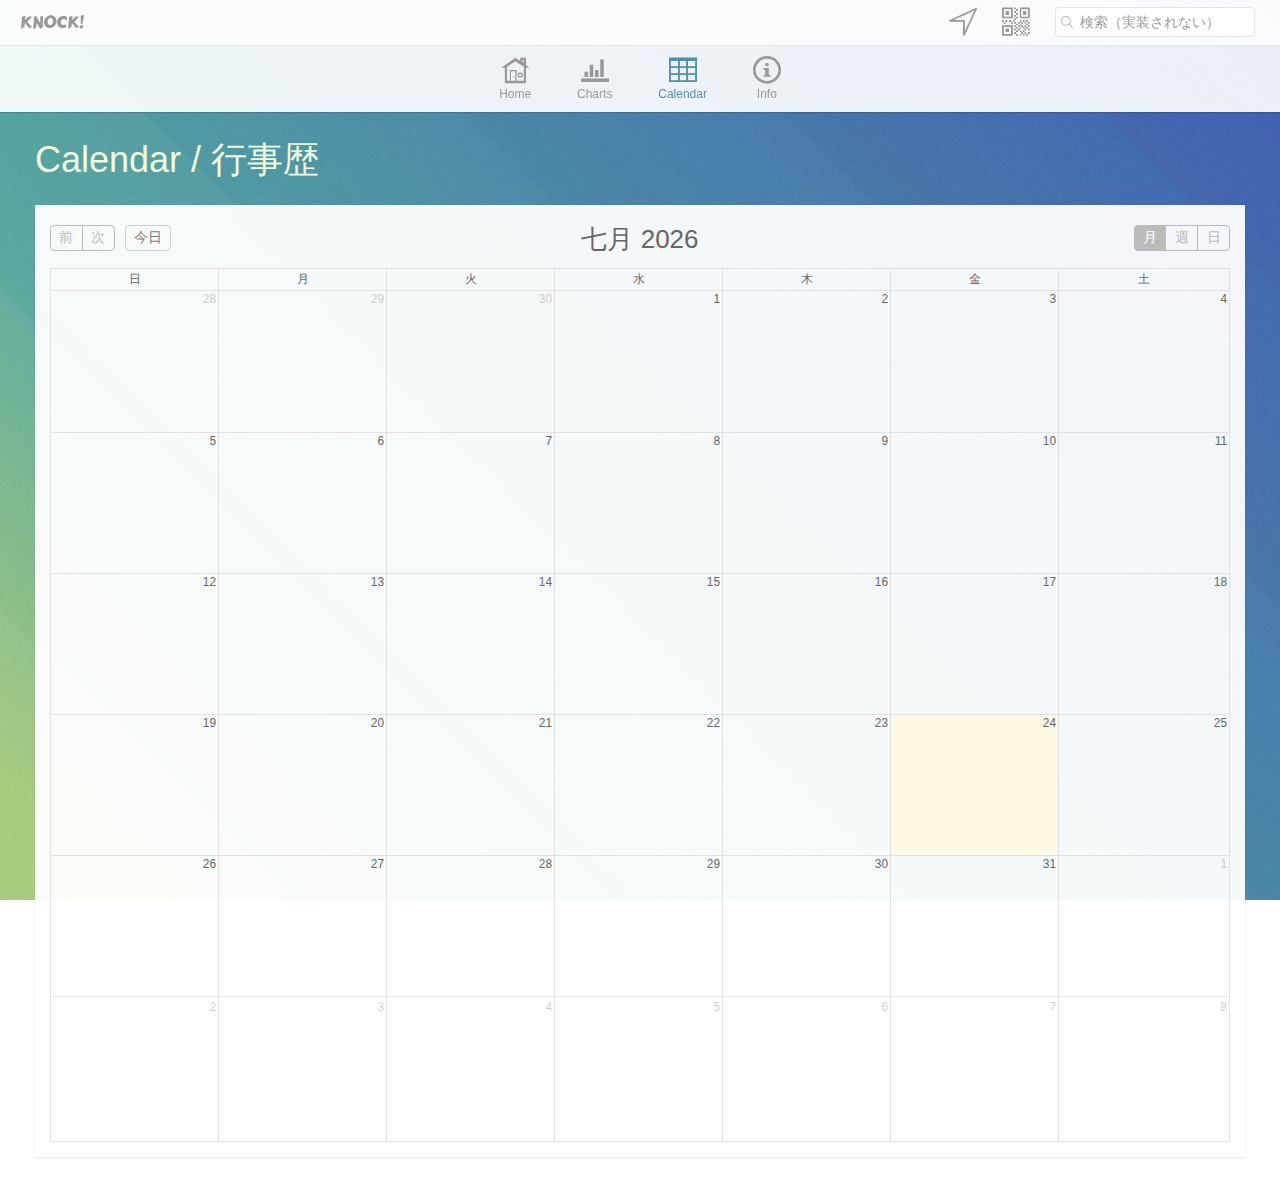
<file: calendar.html>
<!DOCTYPE html>
<html>
<meta http-equiv="content-type" content="text/html;charset=utf-8" />
<meta content="width=device-width, initial-scale=1.0, maximum-scale=1.0, user-scalable=no" name="viewport">

<head>
    <title> knock! - Calendar </title>
    <link href="style/bootstrap.min.css" media="all" rel="stylesheet" />
    <link href="style/knock.css" media="all" rel="stylesheet" />
    <link href="style/knockon.css" media="all" rel="stylesheet" />
    <link href="style/font-co.css" media="all" rel="stylesheet" />
    <link href="style/fullcalendar.css" media="all" rel="stylesheet" />
    <script src="script/jquery.min.js"></script>
    <script src="script/bootstrap.min.js"></script>
    <script src="script/csv.min.js"></script>
    <script src="script/knock.js"></script>
    <script src="script/knock-calendar.js"></script>
    <script src="script/fullcalendar.min.js"></script>
    <script src="script/qrcode.min.js"></script>
</head>

<body class="page-header-fixed bg-main">
    <div class="modal-shiftfix">
        <div class="navbar navbar-fixed-top scroll-hide">
            <div class="container-fluid top-bar">
                <div class="pull-right">
                    <ul class="nav navbar-nav pull-right">
                        <li class="dropdown notifications hidden-xs">
                            <a class="dropdown-toggle" data-toggle="dropdown" href="#">
                                <span aria-hidden="true" class="knockon-compass"></span>
                                <div class="sr-only"> お知らせ </div>
                            </a>
                            <ul class="dropdown-menu">
                                <li><a href="#">
                                    <div class="notifications label label-info"> 5/4 </div>
                                    <p> ver.1905 更新しました。 </p>
                                </a> </li>
                                <li><a href="#">
                                    <div class="notifications label label-info"> 4/19 </div>
                                    <p> ver.1904 完了しました。 </p>
                                </a> </li>
                            </ul>
                        </li>
                        <li class="dropdown qrcode hidden-xs">
                            <a class="dropdown-toggle" data-toggle="dropdown" href="#">
                                <span aria-hidden="true" class="knockon-qrcode"></span>
                                <div class="sr-only"> QRコード </div>
                            </a>
                            <ul class="dropdown-menu">
                                <li><div id="page_qr"> </div>
                                </li>
                            </ul>
                        </li>
                        <li>
                            <form class="navbar-form form-inline col-lg-2 hidden-xs" onsubmit="alert('工事中でございます');return false;"> <input class="form-control" placeholder="検索（実装されない）">
                            </form>
                        </li>
                    </ul>
                </div>
                <button class="navbar-toggle">
                    <span class="icon-bar"></span><span class="icon-bar"></span>
                    <span class="icon-bar"></span>
                </button>
                <a class="logo" href="index.html"><span style="font-family: 'Carter One', Helvetica, Arial, sans-serif;">knock!</span></a>
            </div>

            <div class="container-fluid main-nav clearfix">
                <div class="nav-collapse">
                    <ul class="nav">
                        <li><a href="index.html"><span aria-hidden="true" class="knockon-home"></span>Home</a> </li>
                        <li><a href="charts.html"> <span aria-hidden="true" class="knockon-stats-bars"></span>Charts</a> </li>
                        <li><a class="current" href="calendar.html"> <span aria-hidden="true" class="knockon-table"></span>Calendar</a> </li>
                        <li><a href="info.html"> <span aria-hidden="true" class="knockon-info"></span>Info</a> </li>
                    </ul>
                </div>
            </div>
        </div>
        <div class="container-fluid main-content">
            <div class="page-title">
                <h1> Calendar / 行事歴 </h1>
            </div>
            <div class="row">
                <div class="col-md-12">
                    <div class="widget-container fluid-height clearfix">
                        <div class="widget-content padded">
                            <div id="calendar"></div>
                            <a id="showDetail" class="btn btn-primary btn" data-toggle="modal" href="#eventDetail" style="display: none;"> </a>
                        </div>
                    </div>
                </div>
            </div>
            <div class="modal fade" id="eventDetail">
                <div class="modal-dialog">
                    <div class="modal-content">
                        <div class="modal-header"> <button aria-hidden="true" class="close" data-dismiss="modal"
                                type="button">&times;</button>
                            <h4 class="modal-title" id="evtModalTitle"> </h4>
                        </div>
                        <div class="modal-body">
                            <h1 id="evtTitle"> </h1> <p id="evtType" style="margin-top: -10px;"> </p>
                            <p id="evtDetail"> </p>
                            <p> <i class="knockon-mapmarker"> </i> <span id="evtPlace"> </span> </p>
                            <p> <i class="knockon-clock"> </i> <span id="evtTime"> </span> </p>
                        </div>
                        <div class="modal-footer">
                            <button class="btn btn-default-outline" data-dismiss="modal" type="button">わかった</button>
                        </div>
                    </div>
                </div>
            </div>
        </div>
    </div>
</body>

</html>
</file>
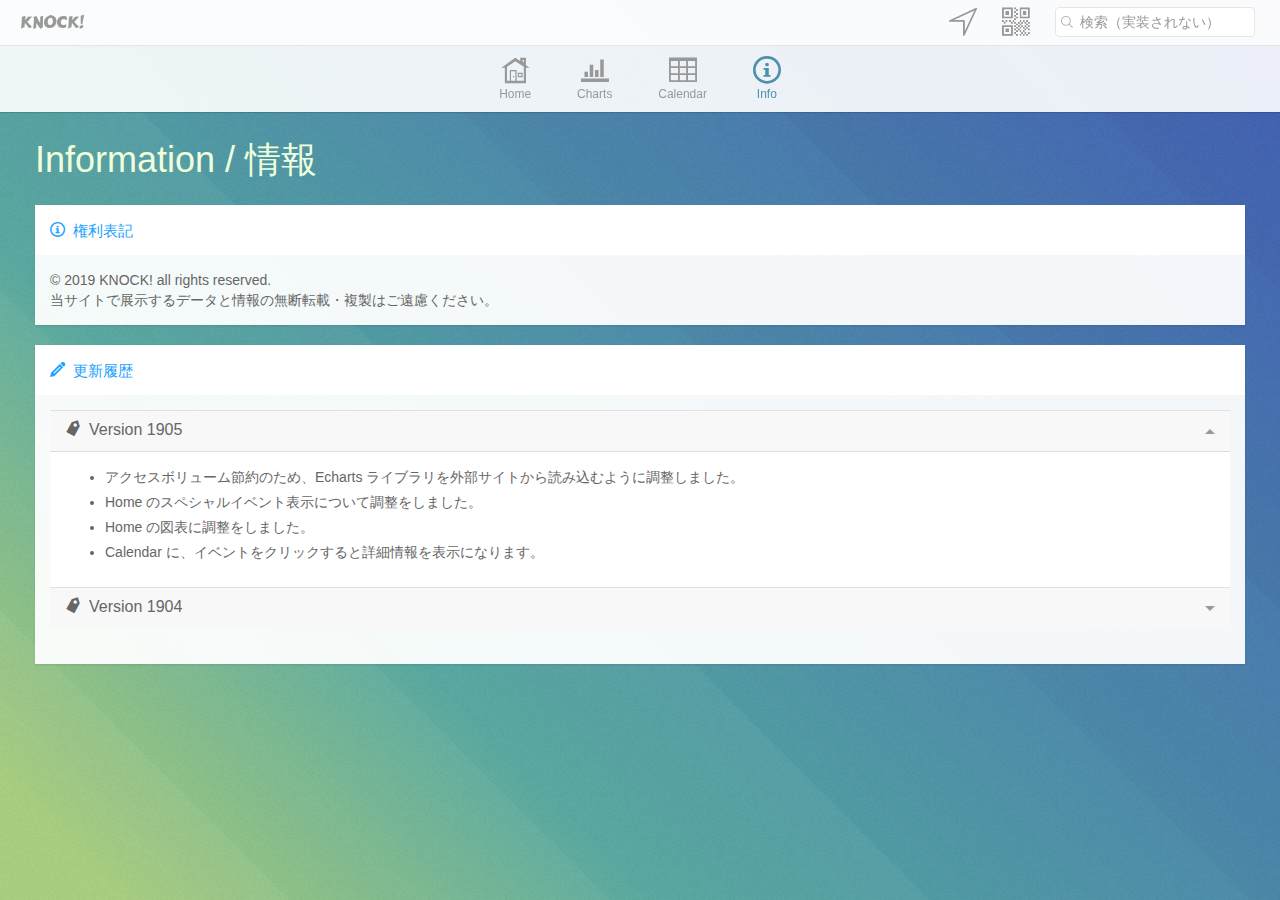
<file: info.html>
<!DOCTYPE html>
<html>
<meta http-equiv="content-type" content="text/html;charset=utf-8" />
<meta content="width=device-width, initial-scale=1.0, maximum-scale=1.0, user-scalable=no" name="viewport">

<head>
    <title> knock! - Information </title>
    <link href="style/bootstrap.min.css" media="all" rel="stylesheet" />
    <link href="style/knock.css" media="all" rel="stylesheet" />
    <link href="style/knockon.css" media="all" rel="stylesheet" />
    <link href="style/font-co.css" media="all" rel="stylesheet" />
    <script src="script/jquery.min.js"></script>
    <script src="script/bootstrap.min.js"></script>
    <script src="script/knock.js"></script>
    <script src="script/knock-info.js"></script>
    <script src="script/qrcode.min.js"></script>
</head>

<body class="page-header-fixed bg-main">
    <div class="modal-shiftfix">
        <div class="navbar navbar-fixed-top scroll-hide">
            <div class="container-fluid top-bar">
                <div class="pull-right">
                    <ul class="nav navbar-nav pull-right">
                        <li class="dropdown notifications hidden-xs">
                            <a class="dropdown-toggle" data-toggle="dropdown" href="#">
                                <span aria-hidden="true" class="knockon-compass"></span>
                                <div class="sr-only"> お知らせ </div>
                            </a>
                            <ul class="dropdown-menu">
                                <li><a href="#">
                                    <div class="notifications label label-info"> 5/4 </div>
                                    <p> ver.1905 更新しました。 </p>
                                </a> </li>
                                <li><a href="#">
                                        <div class="notifications label label-info"> 4/19 </div>
                                        <p> ver.1904 完了しました。 </p>
                                    </a> </li>
                            </ul>
                        </li>
                        <li class="dropdown qrcode hidden-xs">
                            <a class="dropdown-toggle" data-toggle="dropdown" href="#">
                                <span aria-hidden="true" class="knockon-qrcode"></span>
                                <div class="sr-only"> QRコード </div>
                            </a>
                            <ul class="dropdown-menu">
                                <li><div id="page_qr"> </div>
                                </li>
                            </ul>
                        </li>
                        <li>
                            <form class="navbar-form form-inline col-lg-2 hidden-xs" onsubmit="alert('工事中でございます');return false;"> <input class="form-control" placeholder="検索（実装されない）">
                            </form>
                        </li>
                    </ul>
                </div>
                <button class="navbar-toggle">
                    <span class="icon-bar"></span><span class="icon-bar"></span>
                    <span class="icon-bar"></span>
                </button>
                <a class="logo" href="index.html"><span style="font-family: 'Carter One', Helvetica, Arial, sans-serif;">knock!</span></a>
            </div>

            <div class="container-fluid main-nav clearfix">
                <div class="nav-collapse">
                    <ul class="nav">
                        <li><a href="index.html"><span aria-hidden="true" class="knockon-home"></span>Home</a> </li>
                        <li><a href="charts.html"> <span aria-hidden="true" class="knockon-stats-bars"></span>Charts</a> </li>
                        <li><a href="calendar.html"> <span aria-hidden="true" class="knockon-table"></span>Calendar</a> </li>
                        <li><a class="current" href="info.html"> <span aria-hidden="true" class="knockon-info"></span>Info</a> </li>
                    </ul>
                </div>
            </div>
        </div>
        <div class="container-fluid main-content">
            <div class="page-title">
                <h1> Information / 情報 </h1>
            </div>
            <div class="row">
                <div class="col-md-12">
                    <div class="widget-container slim">
                        <div class="heading">
                            <i class="knockon-info"> </i> 権利表記
                        </div>
                        <div class="widget-content padded">
                            <div>&copy; 2019 KNOCK! all rights reserved.</div>
                            <div>当サイトで展示するデータと情報の無断転載・複製はご遠慮ください。</div>
                        </div>
                    </div>
                </div>
            </div>
            <div class="row">
                <div class="col-md-12">
                    <div class="widget-container slim">
                        <div class="heading">
                            <i class="knockon-pencil"> </i> 更新履歴
                        </div>
                        <div class="widget-content padded">
                            <div class="panel-group" id="accordion">
                                <div class="panel">
                                    <div class="panel-heading">
                                        <div class="panel-title">
                                            <a class="accordion-toggle" data-parent="#accordion" data-toggle="collapse" href="#ver1905">
                                                <div class="caret pull-right"></div>
                                                <i class="knockon-tag"> </i>
                                                Version 1905
                                            </a>
                                        </div>
                                    </div>
                                    <div class="panel-collapse collapse in" id="ver1905">
                                        <div class="panel-body">
                                            <ul>
                                                <li>アクセスボリューム節約のため、Echarts ライブラリを外部サイトから読み込むように調整しました。</li>
                                                <li>Home のスペシャルイベント表示について調整をしました。</li>
                                                <li>Home の図表に調整をしました。</li>
                                                <li>Calendar に、イベントをクリックすると詳細情報を表示になります。</li>
                                            </ul>
                                        </div>
                                    </div>
                                </div>
                                <div class="panel">
                                    <div class="panel-heading">
                                        <div class="panel-title">
                                            <a class="accordion-toggle collapsed" data-parent="#accordion" data-toggle="collapse" href="#ver1904">
                                                <div class="caret pull-right"></div>
                                                <i class="knockon-tag"> </i>
                                                Version 1904
                                            </a>
                                        </div>
                                    </div>
                                    <div class="panel-collapse collapse" id="ver1904">
                                        <div class="panel-body">
                                            初公開です。
                                        </div>
                                    </div>
                                </div>
                            </div>
                        </div>
                    </div>
                </div>
            </div>
        </div>
    </div>
</body>

</html>
</file>
<file: style/knock.css>
@charset "UTF-8";.inline{display:inline-block;*display:inline;zoom:1}*{outline:0!important}html,body{width:100%}html{height:100%}body{font-family:-apple-system,BlinkMacSystemFont,"Helvetica Neue","Segoe UI","Hiragino","Meiryo","Microsoft YaHei",Arial,sans-serif!important;color:#666;min-height:100%}body.page-header-fixed{padding-top:140px}body.layout-boxed .container-fluid.main-content{max-width:1200px;margin:0 auto}body.bg-main{background:rgba(0,0,0,0);background-image:url(../image/overlay2.png),url(../image/overlay3.svg),linear-gradient(45deg,#9dc66b 5%,#4fa49a 30%,#4361c2);background-position:top left,center center,center center;background-size:auto,cover,cover;background-attachment:fixed;position:relative}.main-content{padding-bottom:20px}h1,h2,h3,h4,h5,h6,.h1,.h2,.h3,.h4,.h5,.h6{font-family:-apple-system,BlinkMacSystemFont,"Helvetica Neue","Segoe UI","Hiragino",Helvetica,Arial,sans-serif;margin:0 0 15px;font-weight:300}h3{line-height:1.4em}p.lead{font-weight:300}strong{font-weight:700}a{color:#007aff}a:hover{color:#666;text-decoration:none}ul.no-style{list-style:none;padding:0;margin-left:0}li{margin-bottom:5px}blockquote{margin-bottom:30px}blockquote p{margin-bottom:10px}blockquote.pull-right{text-align:right}dl{margin:0 0 20px}dl dd{margin-bottom:15px}::-moz-selection{background:#007a0f;color:white;text-shadow:none}::selection{background:#5090ab;color:white;text-shadow:none}::-webkit-scrollbar{width:8px}::-webkit-scrollbar-thumb{background:#bbb;background:rgba(0,0,0,0.15);border-radius:5px}::-webkit-scrollbar-track{background:#ddd;background:rgba(0,0,0,0.05)}.bg-primary,.bg-success,.bg-info,.bg-warning,.bg-danger,.bg-muted{color:white}.bg-primary{background-color:#007aff}.bg-success{background-color:#60c560}.bg-info{background-color:#5bc0de}.bg-warning{background-color:#f0ad4e}.bg-danger{background-color:#d9534f}.bg-muted{background-color:#bbb}.bg-white{background-color:white}.no-boxshadow .navbar{border-bottom:1px solid #ddd}.navbar{background:white;background:rgba(255,255,255,0.9);box-shadow:0 1px 1px rgba(0,0,0,0.15);padding:0;min-height:45px;height:112px;width:100%;border:0;margin-bottom:28px;-webkit-transition:all .3s;-moz-transition:all .3s;transition:all .3s}.navbar .nav .open>a,.navbar .nav .open>a:hover,.navbar .nav .open>a:focus{background-color:transparent!important}.navbar .container-fluid.top-bar{height:46px;border-bottom:1px solid #e6e6e6;padding:0 10px 0 20px;width:100%;float:left;background:rgba(255,255,255,0.72)}.navbar .container-fluid.top-bar .navbar-toggle{position:absolute;top:6px;left:10px;width:48px;height:32px;padding:8px 12px;margin:0;background-color:transparent;border:1px solid #ddd;border-radius:4px}.navbar .container-fluid.top-bar .navbar-toggle .icon-bar{background-color:#c6c6c6;width:22px;height:2px;display:block;margin-bottom:4px}.navbar .container-fluid.top-bar .logo{float:left;margin:10px 15px 0 0;color:#999;font-size:17px;font-family:'Carter One',Arial,Helvetica,sans-serif;text-transform:uppercase}.navbar .container-fluid.top-bar form{margin-top:6px}.navbar .container-fluid.top-bar form .form-control{height:30px;border-color:#e6e6e6;box-shadow:none;background:#fff url("../image/icon-search.png") no-repeat center left;padding-left:24px;margin-top:1px;width:200px}@media(min--moz-device-pixel-ratio:1.3),(-o-min-device-pixel-ratio:2.6 / 2),(-webkit-min-device-pixel-ratio:1.3),(min-device-pixel-ratio:1.3),(min-resolution:1.3dppx){.navbar .container-fluid.top-bar form .form-control{background-image:url("../image/icon-search%402x.png");background-size:18px 12px}}.navbar .container-fluid.top-bar form .form-control:focus{border-color:#476daf}.navbar .container-fluid.top-bar .nav{height:100%;position:relative;z-index:100}.navbar .container-fluid.top-bar .nav>li{height:100%;margin-right:5px;float:left}.navbar .container-fluid.top-bar .nav>li>a{display:block;height:45px;line-height:25px;padding:8px 10px 9px;position:relative;-webkit-transition:all .3s;-moz-transition:all .3s;transition:all .3s}.navbar .container-fluid.top-bar .nav>li>a:hover{background:#f8f8f8;background:rgba(0,0,0,0.04)}.navbar .container-fluid.top-bar .nav>li>a>span{display:block;width:28px;height:28px;font-size:28px;color:#999}.navbar .container-fluid.top-bar .nav>li>a p.counter{position:absolute;top:5px;left:0;height:18px;min-width:18px;padding:0 5px;border-radius:9px;background:#e62828;text-align:center;line-height:17px;color:white;font-size:11px}.navbar .container-fluid.top-bar .nav>li.open>a,.navbar .container-fluid.top-bar .nav>li.active>a,.navbar .container-fluid.top-bar .nav>li.open.active>a{background-color:#eee}.navbar .container-fluid.top-bar .nav>li.open>a span,.navbar .container-fluid.top-bar .nav>li.active>a span,.navbar .container-fluid.top-bar .nav>li.open.active>a span{color:#476daf}
.navbar .container-fluid.top-bar .nav>li.settings .settings-link span{width:20px;height:20px;display:inline-block;vertical-align:middle;border-radius:50%;margin-right:12px}.navbar .container-fluid.top-bar .nav>li.settings .settings-link.blue span{background:#476daf}.navbar .container-fluid.top-bar .nav>li.user{width:auto;margin-left:5px;margin-right:0}.navbar .container-fluid.top-bar .nav>li.user>a{padding:5px 10px 6px;color:#999}.navbar .container-fluid.top-bar .nav>li.user img{border-radius:50%;margin-right:8px}.navbar .container-fluid.top-bar .nav>li.user .caret{vertical-align:middle;margin:-2px 0 0 8px;border-top-color:#999}.navbar .container-fluid.main-nav{height:66px;float:left;width:100%;-webkit-transition:all .3s;-moz-transition:all .3s;transition:all .3s}.navbar .container-fluid.main-nav .nav-collapse{width:100%}.navbar .container-fluid.main-nav .nav-collapse .nav{text-align:center;width:100%;height:100%;margin:0}.navbar .container-fluid.main-nav .nav-collapse .nav>li{float:none;display:inline-block;text-align:center;margin:0 6px}.navbar .container-fluid.main-nav .nav-collapse .nav>li>a{display:block;height:100%;text-align:center;padding:10px 15px 9px;font-size:12px;font-weight:400;color:#999;-webkit-transition:all .3s;-moz-transition:all .3s;transition:all .3s}.navbar .container-fluid.main-nav .nav-collapse .nav>li>a span{font-size:28px;width:28px;height:28px;display:block;margin:0 auto 2px}.navbar .container-fluid.main-nav .nav-collapse .nav>li>a .caret{margin-left:6px;margin-right:-6px;border-top-color:#999}.navbar .container-fluid.main-nav .nav-collapse .nav>li>a.current{color:#5090ab}.navbar .container-fluid.main-nav .nav-collapse .nav>li>a.current span{color:#5090ab}.navbar .container-fluid.main-nav .nav-collapse .nav>li>a.current .caret{border-top-color:#007aff}.navbar .container-fluid.main-nav .nav-collapse .nav>li>a:hover{background:#f8f8f8;background:rgba(0,0,0,0.04)}.navbar .container-fluid.main-nav .nav-collapse .nav>li .dropdown-menu{text-align:left}.navbar .nav>li>a{padding:0}.navbar .nav>li>.dropdown-menu:before,.navbar .nav>li>.dropdown-menu:after{display:none}.navbar.scroll-hide.closed{top:-45px}body.sidebar-nav{padding:70px 0 0 220px}body.sidebar-nav .navbar{height:45px!important}body.sidebar-nav .navbar.scroll-hide.closed{top:0}body.sidebar-nav .navbar .container-fluid.top-bar{border-bottom:0;background:white;background:rgba(255,255,255,0.95);box-shadow:0 1px 1px rgba(0,0,0,0.15)}body.sidebar-nav .navbar .container-fluid.main-nav{position:fixed;z-index:-1;top:0;height:100%;width:220px;background:#ddd;box-shadow:inset -4px 0 0 rgba(0,0,0,0.05);-webkit-overflow-scrolling:touch;overflow-y:auto;padding-top:50px}body.sidebar-nav .navbar .container-fluid.main-nav .nav-collapse .nav{padding-left:15px;text-align:left}body.sidebar-nav .navbar .container-fluid.main-nav .nav-collapse .nav>li{display:block;text-align:left;margin:0;background-color:transparent!important}body.sidebar-nav .navbar .container-fluid.main-nav .nav-collapse .nav>li>.dropdown-menu{position:relative;background:0;box-shadow:none;margin:0;width:100%;float:none;border-bottom:1px solid #aaa;text-align:left}body.sidebar-nav .navbar .container-fluid.main-nav .nav-collapse .nav>li>.dropdown-menu li a{border-color:#aaa;margin-left:15px;color:#777}body.sidebar-nav .navbar .container-fluid.main-nav .nav-collapse .nav>li>.dropdown-menu li a.current{border-bottom-color:#5090ab;color:#5090ab}body.sidebar-nav .navbar .container-fluid.main-nav .nav-collapse .nav>li>.dropdown-menu li a:hover,body.sidebar-nav .navbar .container-fluid.main-nav .nav-collapse .nav>li>.dropdown-menu li a:active{color:black;border-bottom-color:black}body.sidebar-nav .navbar .container-fluid.main-nav .nav-collapse .nav>li>a{display:block;text-align:left;padding:0;font-size:14px;line-height:44px;height:46px;color:#777;border-bottom:1px solid #aaa;background-color:transparent!important}body.sidebar-nav .navbar .container-fluid.main-nav .nav-collapse .nav>li>a:hover,body.sidebar-nav .navbar .container-fluid.main-nav .nav-collapse .nav>li>a:active{color:black;border-bottom-color:black}body.sidebar-nav .navbar .container-fluid.main-nav .nav-collapse .nav>li>a span{display:block;float:left;margin:8px 15px 0 0;background-position:left -140px}body.sidebar-nav .navbar .container-fluid.main-nav .nav-collapse .nav>li>a .caret{float:right;margin:20px 15px 0 0}body.sidebar-nav .navbar .container-fluid.main-nav .nav-collapse .nav>li>a.current{color:#5090ab;border-bottom-color:#5090ab}body.sidebar-nav .navbar .container-fluid.main-nav .nav-collapse .nav>li>a.current span{background-position:left -28px}body.sidebar-nav .navbar .container-fluid.main-nav .nav-collapse .nav>li>a.current .caret{border-top-color:#5090ab}body.sidebar-nav .navbar .container-fluid.main-nav .nav-collapse .nav>li>a:hover{background:#eee;background:rgba(0,0,0,0.04)}body.sidebar-nav .navbar .container-fluid.main-nav .nav-collapse .nav>li.open>a .caret,body.sidebar-nav .navbar .container-fluid.main-nav .nav-collapse .nav>li.active>a .caret,body.sidebar-nav .navbar .container-fluid.main-nav .nav-collapse .nav>li.open.active>a .caret{border-bottom:4px solid #999;border-top-color:transparent;margin-top:16px}
.page-title{padding:0 20px}.page-title h1{margin-bottom:25px;color:#efffdc;font-weight:300}.btn{font-weight:300;margin:0 5px 5px 0;-webkit-transition:all .15s;-moz-transition:all .15s;transition:all .15s}.btn.active{box-shadow:none}.btn .caret{margin:-2px 0 0 6px}.btn [class^="fa"],.btn[class*="fa"]{display:inline-block;margin-right:8px}.btn-default,.btn-default.disabled,.btn-default[disabled]{background:#bbb;border-color:#bbb;color:white}.btn-default .caret{border-top-color:white}.btn-default:hover,.btn-default.active{background:transparent;color:#aaa;border-color:#bbb}.btn-default:hover .caret,.btn-default.active .caret{border-top-color:#bbb}.btn-primary{background:#007aff;border-color:#007aff}.btn-primary:hover,.btn-primary.active{background:transparent;color:#007aff;border-color:#007aff}.btn-primary:hover .caret,.btn-primary.active .caret{border-top-color:#007aff}.btn-success{background:#60c560;border-color:#60c560}.btn-success:hover,.btn-success.active{background:transparent;color:#60c560;border-color:#60c560}.btn-success:hover .caret,.btn-success.active .caret{border-top-color:#bbb}.btn-info:hover,.btn-info.active{background:transparent;color:#5bc0de;border-color:#5bc0de}.btn-info:hover .caret,.btn-info.active .caret{border-top-color:#5bc0de}.btn-warning:hover,.btn-warning.active{background:transparent;color:#f0ad4e;border-color:#f0ad4e}.btn-warning:hover .caret,.btn-warning.active .caret{border-top-color:#f0ad4e}.btn-danger:hover,.btn-danger.active{background:transparent;color:#d9534f;border-color:#d9534f}.btn-danger:hover .caret,.btn-danger.active .caret{border-top-color:#d9534f}.btn-magenta{background:#d94084;border-color:#d94084;color:white}.btn-magenta:hover,.btn-magenta.active{background:transparent;color:#d94084;border-color:#d94084}.btn-magenta:hover .caret,.btn-magenta.active .caret{border-top-color:#d94084}.btn-default-outline,.btn-primary-outline,.btn-success-outline,.btn-info-outline,.btn-warning-outline,.btn-danger-outline{background:transparent}.btn-default-outline{color:#999;border:1px solid #bbb}.btn-default-outline .caret{border-top-color:#bbb}.btn-default-outline:hover,.btn-default-outline.active{background:#bbb;color:white}.btn-default-outline:hover .caret,.btn-default-outline.active .caret{border-top-color:white}.btn-primary-outline{color:#007aff;border:1px solid #007aff}.btn-primary-outline .caret{border-top-color:#007aff}.btn-primary-outline:hover,.btn-primary-outline.active{background:#007aff;color:white}.btn-primary-outline:hover .caret,.btn-primary-outline.active .caret{border-top-color:white}.btn-success-outline{color:#60c560;border:1px solid #60c560}.btn-success-outline .caret{border-top-color:#60c560}.btn-success-outline:hover,.btn-success-outline.active{background:#60c560;color:white}.btn-success-outline:hover .caret,.btn-success-outline.active .caret{border-top-color:white}.btn-info-outline{color:#5bc0de;border:1px solid #5bc0de}.btn-info-outline .caret{border-top-color:#5bc0de}.btn-info-outline:hover,.btn-info-outline.active{background:#5bc0de;color:white}.btn-info-outline:hover .caret,.btn-info-outline.active .caret{border-top-color:white}.btn-warning-outline{color:#f0ad4e;border:1px solid #f0ad4e}.btn-warning-outline .caret{border-top-color:#f0ad4e}.btn-warning-outline:hover,.btn-warning-outline.active{background:#f0ad4e;color:white}.btn-warning-outline:hover .caret,.btn-warning-outline.active .caret{border-top-color:white}.btn-danger-outline{color:#d9534f;border:1px solid #d9534f}.btn-danger-outline .caret{border-top-color:#d9534f}.btn-danger-outline:hover,.btn-danger-outline.active{background:#d9534f;color:white}.btn-danger-outline:hover .caret,.btn-danger-outline.active .caret{border-top-color:white}.btn-magenta-outline{color:#d94084;border:1px solid #d94084}.btn-magenta-outline .caret{border-top-color:#d94084}.btn-magenta-outline:hover,.btn-magenta-outline.active{background:#d94084;color:white}.btn-magenta-outline:hover .caret,.btn-magenta-outline.active .caret{border-top-color:white}.btn-group{margin:0 5px 5px 0}.btn-group.pull-right{margin-right:0}.btn-group>.btn{margin:0}.btn-group>.btn+.dropdown-toggle{margin-left:1px}.btn-group>.btn+.dropdown-toggle .caret{margin-left:0}.btn-group>.btn+.dropdown-toggle[class^="-outline"],.btn-group>.btn+.dropdown-toggle[class*="-outline"]{margin-left:-1px}.btn-group.dropup .btn .caret{border-bottom-color:white}.btn-group.dropup .btn:hover[class^="-outline"] .caret,.btn-group.dropup .btn:hover[class*="-outline"] .caret{border-bottom-color:white}.btn-group.dropup .btn-default:hover .caret,.btn-group.dropup .btn-default-outline .caret{border-bottom-color:#bbb}.btn-group.dropup .btn-primary:hover .caret,.btn-group.dropup .btn-primary-outline .caret{border-bottom-color:#007aff}.btn-group.dropup .btn-success:hover .caret,.btn-group.dropup .btn-success-outline .caret{border-bottom-color:#60c560}
.btn-group.dropup .btn-info:hover .caret,.btn-group.dropup .btn-info-outline .caret{border-bottom-color:#5bc0de}.btn-group.dropup .btn-warning:hover .caret,.btn-group.dropup .btn-warning-outline .caret{border-bottom-color:#f0ad4e}.btn-group.dropup .btn-danger:hover .caret,.btn-group.dropup .btn-danger-outline .caret{border-bottom-color:#d9534f}.nav-pills>li.active>a,.nav-pills>li.active>a:hover,.nav-pills>li.active>a:focus{background-color:#007aff}.dropdown-menu{margin-top:0;border-radius:0;box-shadow:0 1px 2px rgba(0,0,0,0.2);background:rgba(255,255,255,0.96);border:1px solid #ddd;padding:0;min-width:120px;max-width:300px}.dropdown-menu>li{margin:0}.dropdown-menu>li>a{padding:9px 15px 9px 2px;border-bottom:1px solid #e2e2e2;color:#999;font-size:12px;margin-left:14px}.dropdown-menu>li>a:hover,.dropdown-menu>li>a.current{border-bottom-color:#5090ab;color:#5090ab;background:transparent}.dropdown-menu>li>a i{margin-right:10px;font-size:18px;vertical-align:middle}.dropdown-menu>li:last-child>a{border:0}.dropdown-menu>li .notifications{margin:-1px -4px 0 0!important;float:right}.dropdown-menu>li p{margin:0 60px 0 0}.messages img{border-radius:50%;margin-right:14px}.qrcode img{margin:3px}.dataTable th{padding-right:20px;position:relative;font-weight:normal}.dataTable th.sorting{color:#5090ab;cursor:pointer;position:relative}.dataTable th.sorting:after,.dataTable th.sorting:before{content:"";width:0;height:0;position:absolute;right:12px;border-right:5px solid transparent;border-left:5px solid transparent}.dataTable th.sorting:after{top:22px;border-top:5px solid #5090ab}.dataTable th.sorting:before{top:14px;border-bottom:5px solid #5090ab}.dataTable th.sorting_asc{color:#5090ab;cursor:pointer;position:relative}.dataTable th.sorting_asc:after{content:"";width:0;height:0;position:absolute;right:12px;top:18px;border-bottom:5px solid #5090ab!important;border-right:5px solid transparent;border-left:5px solid transparent}.dataTable th.sorting_desc{color:#5090ab;cursor:pointer;position:relative}.dataTable th.sorting_desc:after{content:"";width:0;height:0;position:absolute;right:12px;top:18px;border-top:5px solid #5090ab!important;border-right:5px solid transparent;border-left:5px solid transparent}th:active{outline:0}#add-row{margin-right:0}.table{margin-bottom:10px}.table th{font-size:14px}.table td{font-size:14px}.table td.actions{width:90px;padding-right:0}.table td.actions .action-buttons{width:80px;margin:0}.table td.actions .action-buttons a:last-child{margin-right:0}.table tfoot>tr>td{border-top:0}.table tfoot>tr:first-child>td{border-top:1px solid #ddd;padding-top:15px}.boxshadow .table input[type="checkbox"]+span:before,.boxshadow .table input[type="radio"]+span:before{margin-right:0;margin-left:0}.check{width:20px}.check-header .sorting{display:none}.table>thead>tr>th{border-bottom:2px solid #ddd}.table thead>tr>th,.table tbody>tr>th,.table tfoot>tr>th,.table thead>tr>td,.table tbody>tr>td,.table tfoot>tr>td{vertical-align:middle}.table-actions{margin:0 6px 0 6px}.label{font-size:85%;line-height:1.4;font-weight:300;border-radius:0;margin:0 5px;display:inline-block}.label.label-success{background-color:#60c560}.label-container{min-height:160px!important}.label-container h3{margin-bottom:25px}.label-container .label{font-weight:300}.label-primary{background-color:#007aff}.well{padding:15px 15px 1px;border:0;background-color:#dadada;background-color:rgba(0,0,0,0.06);margin-bottom:0;box-shadow:none;color:#555}.modal{overflow-y:hidden}.modal-open .modal{overflow-y:scroll}.modal-open .modal-shiftfix,.modal-open .modal-shiftfix .navbar-fixed-top,.modal-open .modal-shiftfix .navbar-fixed-bottom{overflow-y:scroll}.list-group{box-shadow:0 1px 2px rgba(0,0,0,0.1);list-style:none;padding:0}.list-group .list-group-item.active a,.list-group .list-group-item.active:hover a,.list-group .list-group-item.active:focus a{color:white;background-color:#5090ab}.list-group .list-group-item.active p,.list-group .list-group-item.active:hover p,.list-group .list-group-item.active:focus p{border-bottom:0}.list-group .list-group-item.active .badge,.list-group .list-group-item.active:hover .badge,.list-group .list-group-item.active:focus .badge{color:#5090ab;background-color:white}.list-group-item{border:0;margin-bottom:0;padding:0}.list-group-item a{color:#666;display:block;padding:0 0 0 15px}.list-group-item a:hover{background-color:#f2f2f2}.list-group-item p{margin-bottom:0;padding:10px 15px 10px 0;border-bottom:1px solid #ddd}.list-group-item .badge{float:right}.list-group-item:first-child{border-radius:0}.list-group-item:last-child{border-radius:0}.list-group-item:last-child p{border-bottom:0}.widget-container{min-height:320px;background-color:rgba(255,255,255,0.94);box-shadow:0 1px 2px rgba(0,0,0,0.1)}.widget-container.fluid-height{height:auto;min-height:0}.widget-container.small{min-height:120px;height:200px}
.widget-container.slim{min-height:20px}.widget-container.gallery{min-height:400px}.widget-container .heading{background:rgba(255,255,255,0.94);height:50px;padding:15px 15px;color:#1ca2ff;font-size:15px;width:100%;font-weight:400;margin:0}.widget-container .heading [class^="fa"],.widget-container .heading [class*="fa"]{margin-right:10px;font-size:14px}.widget-container .heading [class^="fa"].pull-right,.widget-container .heading [class*="fa"].pull-right{margin-right:0;margin-left:15px;opacity:.35;font-size:1.1em}.widget-container .heading [class^="fa"]:hover,.widget-container .heading [class*="fa"]:hover{cursor:pointer;opacity:1}.widget-container .tabs{background:whitesmoke;border-bottom:1px solid #ddd}.widget-container .widget-content{width:100%}.widget-container.scrollable{position:relative;height:400px;padding-top:50px}.widget-container.scrollable.chat-home{height:427px}.widget-container.scrollable .heading{position:absolute;top:0;left:0;z-index:10}.widget-container.scrollable .shadow{box-shadow:0 2px 2px -1px rgba(0,0,0,0.1)}.widget-container.scrollable .widget-content{height:100%;position:relative;overflow-y:auto;-webkit-overflow-scrolling:touch}.padded{padding:15px}.stats-container{min-height:120px;height:120px;text-align:center}.stats-container [class^="col-"],.stats-container [class*="col-"]{border-right:1px solid #e6e6e6;height:100%;margin-bottom:0}.stats-container [class^="col-"]:last-child,.stats-container [class*="col-"]:last-child{border:0}.stats-container [class^="col-"] .number,.stats-container [class*="col-"] .number{font-size:3.8em;font-weight:100;color:#007aff;line-height:1.4em;padding-top:8px;letter-spacing:-0.06em}.stats-container [class^="col-"] .number .icon,.stats-container [class*="col-"] .number .icon{background:url("../imags/info-data-sprite.png") no-repeat left top;width:50px;height:38px;display:inline-block;vertical-align:top;margin:20px 12px 0 0}@media(min--moz-device-pixel-ratio:1.3),(-o-min-device-pixel-ratio:2.6 / 2),(-webkit-min-device-pixel-ratio:1.3),(min-device-pixel-ratio:1.3),(min-resolution:1.3dppx){.stats-container [class^="col-"] .number .icon,.stats-container [class*="col-"] .number .icon{background-image:url("../image/info-data-sprite%402x.png");background-size:200px 190px}}.stats-container [class^="col-"] .number .icon.visitors,.stats-container [class*="col-"] .number .icon.visitors{background-position:-50px top}.stats-container [class^="col-"] .number .icon.money,.stats-container [class*="col-"] .number .icon.money{background-position:-100px top}.stats-container [class^="col-"] .number .icon.chat-bubbles,.stats-container [class*="col-"] .number .icon.chat-bubbles{background-position:-150px top}.stats-container [class^="col-"] .text,.stats-container [class*="col-"] .text{font-weight:300;color:#999}.jqstooltip{-webkit-box-sizing:content-box;-moz-box-sizing:content-box;box-sizing:content-box}.weather{background:rgba(0,40,132,0.49);color:white;min-height:100px;height:200px}.weather .heading{background:transparent;font-weight:300;color:white}.weather .padded{padding:0 10px 0 0}.weather .padded .row>div{border-right:1px solid #214a94;padding-top:20px;height:200px;margin-bottom:0}.weather .padded .row>div:last-child{border:0}.weather .padded .row>div canvas{display:block;margin:20px auto 14px}.weather .padded .row>div .number{font-size:40px;color:white;font-weight:300;letter-spacing:-0.05em;display:inline-block;vertical-align:middle}.weather .padded .row>div .number small{font-size:70%;margin:2px 0 0 4px;display:inline-block}.weather .padded .row>div.today canvas{display:inline-block;margin:0 10px 0 6px;vertical-align:middle}.weather .padded .row>div.today .number{font-size:80px;display:inline-block;vertical-align:bottom}.weather .padded .row>div.today .number-sm{font-size:48px;display:inline;vertical-align:middle}.weather .padded .row>div.today .number small{margin:12px 0 0 5px}.weather .padded .row>div.today p{margin-bottom:6px}.weather .padded .row>div p{margin:0}.weather .padded .row>div p.location{margin:5px 0 0}.nextsp{background:rgba(255,164,210,0.78);color:white;min-height:100px;height:200px}.nextsp .heading{background:rgba(255,181,219,0.46);font-weight:600;color:white}.nextsp .padded{padding:0 10px 0 0}.nextsp .padded .quotes-o{font-size:50px;color:#f7ecf5}
.nextsp .padded .quotes-r{font-size:50px;margin:76px 0 0 -20px;color:#dcb1d3}.nextsp .padded .row{font-size:14px;margin-left:10px}.nextsp .padded .row .backgroundtext{font-size:66px;margin-top:44px;margin-left:-40px;text-align:right;position:absolute;overflow:hidden;width:100%;z-index:-1;color:#414141}.nextsp .padded .row .main-info{font-size:26px;font-weight:600;margin-top:2px}.nextsp .padded .row .detail-info{font-size:18px;margin-top:-8px}.nextsp .padded .row .addition-info{margin-bottom:-6px}.nextsp .padded .row>div{padding-top:10px;display:inline-block;margin-bottom:0}.chart-widget{min-height:100px;height:360px}.tab-content>.tab-pane,.pill-content>.pill-pane{display:block;height:0;overflow-y:hidden}.tab-content>.active,.pill-content>.active{height:auto}.list ul{list-style:none;padding-left:15px;margin:0}.list ul li{padding:10px 15px 12px 2px;border-bottom:1px solid #e2e2e2;margin:0}.list ul li:last-child{border:0}.list ul li:only-child{border-bottom:1px solid #e2e2e2}.list ul li img{margin-right:10px}fieldset{border:0;margin:0;padding:0}label{font-weight:normal}label.error{color:#d9534f;margin-top:5px}input[type="text"]{box-shadow:none!important}.form-horizontal .form-group{margin-left:0;margin-right:0}.form-control{-webkit-transition:all .5s;-moz-transition:all .5s;transition:all .5s}.form-control:focus{border-color:#007aff;box-shadow:none}.form-control.has-error,.form-control.error{border-color:#d9534f}.form-group [class^="col-"],.form-group [class*="col-"]{margin-bottom:0}.form-group label{margin-bottom:5px}.input-group-btn>.btn{margin-left:-1px}.input-group-btn>.btn+.btn{margin-left:-1px}.opacity .radio,.opacity .checkbox{margin:0 0 10px}.opacity .radio-inline,.opacity .checkbox-inline{padding-top:9px;margin-right:20px}.opacity .radio-inline+.radio-inline,.opacity .radio-inline+.checkbox-inline,.opacity .checkbox-inline+.radio-inline,.opacity .checkbox-inline+.checkbox-inline{margin-left:0}.opacity input[type="checkbox"],.opacity input[type="radio"]{display:none}.opacity input[type="checkbox"]+span:before,.opacity input[type="radio"]+span:before{content:"";width:18px;height:18px;display:inline-block;vertical-align:middle;margin-right:10px;margin-left:-20px;background:white;border-radius:3px;border:1px solid #c8c8c8}.opacity input[type="checkbox"]:checked+span:before{background:#007aff url("../image/checkmark.png") no-repeat center center;border-color:#007aff}@media(min--moz-device-pixel-ratio:1.3),(-o-min-device-pixel-ratio:2.6 / 2),(-webkit-min-device-pixel-ratio:1.3),(min-device-pixel-ratio:1.3),(min-resolution:1.3dppx){.opacity input[type="checkbox"]:checked+span:before{background-image:url("../image/checkmark%402x.png");background-size:14px 14px}}.opacity input[type="radio"]{display:none}.opacity input[type="radio"]+span{position:relative}.opacity input[type="radio"]+span:before{border-radius:50%}.opacity input[type="radio"]:checked+span:after{content:"";width:8px;height:8px;position:absolute;top:6px;left:-15px;background-color:#007aff;border-radius:50%;display:block}.has-warning .help-block,.has-warning .control-label{color:#f0ad4e}.has-warning .form-control{border-color:#f0ad4e}.has-error .help-block,.has-error .control-label{color:#d9534f}.has-error .form-control{border-color:#d9534f}.has-success .help-block,.has-success .control-label{color:#60c560}.has-success .form-control{border-color:#60c560}.radio+.radio:last-child,.checkbox+.checkbox:last-child{margin-bottom:0}.form-photo{margin:4px 0 12px}.check-ios{visibility:hidden}.holder{width:56px;height:28px;position:relative;display:inline-block;margin-right:12px;vertical-align:middle}.holder span{background-color:#e2e2e2;display:block;height:30px;width:54px;position:absolute;top:0;left:0;z-index:1;-webkit-border-radius:15px;-moz-border-radius:15px;border-radius:15px;-webkit-transition:all .5s ease;-moz-transition:all .5s ease;-o-transition:all .5s ease;-ms-transition:all .5s ease;transition:all .5s ease}.holder span:after{background-color:white;content:"";display:block;height:28px;width:52px;position:absolute;top:1px;left:1px;z-index:2;-webkit-border-radius:14px;-moz-border-radius:14px;border-radius:14px;-webkit-transition:all .4s ease;-moz-transition:all .4s ease;-o-transition:all .4s ease;-ms-transition:all .4s ease;transition:all .4s ease}.holder label{background:white;cursor:pointer;display:block;height:28px;width:28px;position:absolute;top:1px;left:1px;z-index:3;-webkit-border-radius:50%;-moz-border-radius:50%;border-radius:50%;-webkit-transition:all .4s ease;-moz-transition:all .4s ease;-o-transition:all .4s ease;-ms-transition:all .4s ease;transition:all .4s ease;-webkit-box-shadow:1px 1px 3px 0 rgba(0,0,0,0.3);-moz-box-shadow:1px 1px 3px 0 rgba(0,0,0,0.3);box-shadow:1px 1px 3px 0 rgba(0,0,0,0.3)}
.check-ios:checked~span{background-color:#4fd065}.check-ios:checked~span:after{height:0;width:0;left:50%;top:50%}.check-ios:checked+label{left:25px}.thumbnail-borderless .img-thumbnail{padding:0;border:0;border-radius:0;box-shadow:none}.fileupload-new.thumbnail-borderless .im-thumbnail{border:1px solid #ddd}.fileupload .fileupload-preview+.close{vertical-align:middle}.control-group.warning .fileupload .uneditable-input{color:#a47e3c;border-color:#a47e3c}.control-group.warning .fileupload .fileupload-preview{color:#a47e3c}.control-group.warning .fileupload .img-thumbnail{border-color:#a47e3c}.control-group.error .fileupload .uneditable-input{color:#b94a48;border-color:#b94a48}.control-group.error .fileupload .fileupload-preview{color:#b94a48}.control-group.error .fileupload .img-thumbnail{border-color:#b94a48}.control-group.success .fileupload .uneditable-input{color:#468847;border-color:#468847}.control-group.success .fileupload .fileupload-preview{color:#468847}.control-group.success .fileupload .img-thumbnail{border-color:#468847}.select2-container{width:100%;height:36px}.select2-container .select2-choice{height:100%}.select2-container .select2-choice>.select2-chosen{height:100%;line-height:33px}.select2-container .select2-choice .select2-arrow{width:34px;text-align:center}.select2-container .select2-choice .select2-arrow b{background:0;width:0;height:0;margin:8px 0 0 -2px;display:inline-block;vertical-align:middle;border-top:4px solid #444;border-right:4px solid transparent;border-left:4px solid transparent}.select2-container-active .select2-choice,.select2-container-active .select2-choices{border-color:#007aff}.select2-container-multi .select2-choices{background:white;border-color:#ccc;border-radius:4px;padding-top:4px}.tooltip-inner{border-radius:0;padding:8px}.progress{height:12px;box-shadow:none;border-radius:10px;background-color:#f2f2f2}.progress .progress-bar{box-shadow:none;background-color:#007aff}.progress .progress-bar-success{background-color:#60c560}.progress .progress-bar-warning{background-color:#f0ad4e}.progress .progress-bar-danger{background-color:#d9534f}.slider-container{margin-bottom:25px}.ui-slider{background-color:#e2e2e2;height:4px;border-radius:2px;position:relative}.ui-slider .ui-slider-range{position:absolute;z-index:1;display:block;border-radius:2px;top:0;height:100%}.ui-slider-handle{position:absolute;z-index:2;width:28px;height:28px;top:-13px;margin-left:-14px;background-color:white;border:1px solid #e0e0e0;border-radius:50%;box-shadow:0 0 4px rgba(0,0,0,0.1),0 3px 4px rgba(0,0,0,0.1)}.ui-widget-header{background-color:#007aff}.well{min-height:38px}.text-primary{color:#007aff}.text-success{color:#60c560}.text-info{color:#5bc0de}.text-warning{color:#f0ad4e}.text-danger{color:#d9534f}.panel{box-shadow:none}.panel-heading{padding:0;border-radius:0;background-color:#f8f8f8}.panel-heading .panel-toggle{background:#f9fafa}.panel-title{font-size:16px}.panel-title>a{font-weight:300;padding:8px 15px 10px;display:block}.panel-title>a .caret{margin-top:5px;border-bottom:5px solid #999;border-top:5px solid transparent;border-right:5px solid transparent;border-left:5px solid transparent}.panel-title>a.collapsed .caret{border-top:5px solid #999;border-bottom:5px solid transparent;margin-top:10px}.panel-title:hover{color:#007aff}.accordion-group{margin:0;border-radius:0;border-bottom:1px solid #f1f1f1}.panel-group .panel{margin-bottom:0;overflow:hidden;border-radius:0;border:0;border-top:1px solid #e1e1e1}.panel-group .panel+.panel{margin-top:0}.modal-content{border-radius:0;box-shadow:none;background:rgba(255,255,255,0.94);border:0}.modal-footer .btn{margin:0 10px 0 0}.modal-footer{border:0;padding:19px 20px 30px}.modal-header{background:#f1f1f1}.nav-tabs>li>a{border-radius:0}.nav-tabs{margin-top:-8px}.alert{border-radius:0}button.close{margin-left:18px}.pagination{margin:12px 0}.pagination>.active>a,.pagination>.active>span,.pagination>.active>a:hover,.pagination>.active>span:hover,.pagination>.active>a:focus,.pagination>.active>span:focus{background-color:#007aff}.badge{background-color:#aaa;font-weight:400}.breadcrumb{padding:9px 15px 6px;border-radius:0;box-shadow:0 1px 2px rgba(0,0,0,0.1)}.popover{border-radius:0;box-shadow:0 1px 2px rgba(0,0,0,0.1);background:rgba(255,255,255,0.92);padding:0}.popover-title{border-radius:0;color:#007aff;margin-left:14px;background:0;padding-left:0;border-bottom:1px solid rgba(0,0,0,0.2)}.popover-content{padding:0;margin-left:14px;padding:12px 15px 12px 0}.nav-tabs>li>a{border-radius:0}.alert{border-radius:0;padding:15px}.alert .close{line-height:17px}#calendar{margin-top:5px}.fc-button-today{display:none}.fc-event{opacity:.85}.fc-event.label-primary{background-color:#d6eaff;border-left:2px solid #007aff;color:#007aff}.fc-event.label-success{background-color:#dff3df;border-left:2px solid #60c560;color:#60c560}.fc-event.label-default{background-color:#e6e6e6;border-left:2px solid #999;color:#666}.fc-event.label-info{background-color:#e3f4f9;border-left:2px solid #5bc0de;color:#49a4bf}
.fc-event.label-warning{background-color:#fdf3e4;border-left:2px solid #f0ad4e;color:#f0ad4e}.fc-event.label-danger{background-color:#fbefee;border-left:2px solid #d9534f;color:#d9534f}.fc-event-hori{margin:0 2px 4px}#external-events input[type="text"],#external-events .select2-container{margin-bottom:10px}#event_box{margin:15px 0 10px}#event_box .label{margin:0 8px 8px 0;cursor:move}#event_box .label.label-primary{background-color:#d6eaff;border-left:2px solid #007aff;color:#007aff}#event_box .label.label-success{background-color:#dff3df;border-left:2px solid #60c560;color:#60c560}#event_box .label.label-default{background-color:#e6e6e6;border-left:2px solid #999;color:#666}#event_box .label.label-info{background-color:#e3f4f9;border-left:2px solid #5bc0de;color:#49a4bf}#event_box .label.label-warning{background-color:#fdf3e4;border-left:2px solid #f0ad4e;color:#f0ad4e}#event_box .label.label-danger{background-color:#fbefee;border-left:2px solid #d9534f;color:#d9534f}.row{margin:0 10px 0}.row .row{margin:0 -10px 0}.row+.row{margin-top:20px}.col-xs-1,.col-xs-2,.col-xs-3,.col-xs-4,.col-xs-5,.col-xs-6,.col-xs-7,.col-xs-8,.col-xs-9,.col-xs-10,.col-xs-11,.col-xs-12,.col-sm-1,.col-sm-2,.col-sm-3,.col-sm-4,.col-sm-5,.col-sm-6,.col-sm-7,.col-sm-8,.col-sm-9,.col-sm-10,.col-sm-11,.col-sm-12,.col-md-1,.col-md-2,.col-md-3,.col-md-4,.col-md-5,.col-md-6,.col-md-7,.col-md-8,.col-md-9,.col-md-10,.col-md-11,.col-md-12,.col-lg-1,.col-lg-2,.col-lg-3,.col-lg-4,.col-lg-5,.col-lg-6,.col-lg-7,.col-lg-8,.col-lg-9,.col-lg-10,.col-lg-11,.col-lg-12{padding:0 10px}.hideme{display:none}.hidden-xs{display:inline-block}.selected-filters{padding:10px 10px 12px;margin-bottom:15px}.selected-filters .label{margin:0 8px 0 0}.selected-filters .label [class^="fa"],.selected-filters .label [class*="fa"]{margin-left:6px;cursor:pointer}.arrow-left{width:0;height:0;border-top:9px solid transparent;border-bottom:9px solid transparent;border-right:7px solid white;float:right;clear:both;margin-right:-8px;margin-top:5px}.table-filters{margin-bottom:20px}.table-filters tbody tr td.filter-category{text-align:center;color:white;border-bottom:1px solid white}.table-filters tbody tr td.filter-category [class^="fa"],.table-filters tbody tr td.filter-category [class*="fa"]{font-size:24px}.table-filters tbody tr td.blue{background:#5bc0de}.table-filters tbody tr td.green{background:#60c560}.table-filters tbody tr td.orange{background:#f59b3b}.table-filters tbody tr td.red{background:#d9534f}.table-filters tbody tr td.magenta{background:#d94084}.table-filters tbody tr td.inactive{background:#8e8e93}.table-filters tbody tr td h3{padding:0;margin:0;line-height:1;font-size:18px;font-weight:300!important}.table-filters tbody tr td .success{color:#60c560}.table-filters tbody tr td .danger{color:#d9534f}.table-filters tbody:last-child td.filter-category{border-bottom:0}.filter-categories .btn-group{margin:0;display:block}.filter-categories .btn-group .btn{font-size:14px;font-weight:300!important;text-align:left;border-radius:4px!important;margin:0 0 10px}.filter-categories .btn-group .btn [class^="fa"],.filter-categories .btn-group .btn [class*="fa"]{margin:0 5px 0 0;width:45px;font-size:20px;vertical-align:middle;text-align:center}ul.timeline{list-style:none;position:relative;max-width:1200px;padding:20px;margin:0 auto;overflow:hidden}ul.timeline:after{content:"";position:absolute;top:0;left:50%;margin-left:-2px;background-color:#d2d2d2;height:100%;width:4px;border-radius:2px;display:block}ul.timeline li{padding-left:50%;position:relative;z-index:10}ul.timeline li .timeline-time{position:absolute;right:50%;top:31px;text-align:right;margin-right:40px;font-size:16px;line-height:1.3}ul.timeline li .timeline-time strong{display:block;text-transform:uppercase;color:#999;font-size:11px;font-weight:400}ul.timeline li .timeline-icon{position:absolute;top:30px;left:50%;margin-left:-20px;width:40px;height:40px;border-radius:50%;background-color:white;text-align:center;box-shadow:0 1px 2px rgba(0,0,0,0.1);overflow:hidden;padding:3px}ul.timeline li .timeline-icon>div{border-radius:50%;line-height:34px;font-size:16px}ul.timeline li .timeline-content{background-color:white;padding:15px 15px 1px;margin-left:40px;box-shadow:0 1px 2px rgba(0,0,0,0.1);position:relative}ul.timeline li .timeline-content:after,ul.timeline li .timeline-content:before{content:"";position:absolute;width:0;height:0}ul.timeline li .timeline-content:after{top:38px;left:-20px;border:10px solid transparent;border-right:10px solid white}ul.timeline li .timeline-content:before{top:36px;left:-24px;border:12px solid transparent;border-right:12px solid #ddd}ul.timeline li .timeline-content h2{font-size:22px;margin-bottom:12px;line-height:1.2}
ul.timeline li .timeline-content.image,ul.timeline li .timeline-content.video{padding:15px 10px 10px}ul.timeline li .timeline-content.image h2,ul.timeline li .timeline-content.video h2{padding:0 5px 15px;margin-bottom:0}ul.timeline li .timeline-content.image p,ul.timeline li .timeline-content.video p{padding:15px 5px}ul.timeline li .timeline-content.image img,ul.timeline li .timeline-content.video img{width:100%}ul.timeline li .timeline-content.image img+p,ul.timeline li .timeline-content.image .fluid-width-video-wrapper+p,ul.timeline li .timeline-content.video img+p,ul.timeline li .timeline-content.video .fluid-width-video-wrapper+p{padding-bottom:0}ul.timeline li:nth-child(odd){padding-left:0;padding-right:50%}ul.timeline li:nth-child(odd) .timeline-time{right:auto;left:50%;text-align:left;margin-right:0;margin-left:40px}ul.timeline li:nth-child(odd) .timeline-content{margin-right:40px;margin-left:0}ul.timeline li:nth-child(odd) .timeline-content:after{left:auto;right:-20px;border:10px solid transparent;border-left:10px solid white}ul.timeline li:nth-child(odd) .timeline-content:before{left:auto;right:-24px;border:12px solid transparent;border-left:12px solid #ddd}ul.timeline.animated li .timeline-content{opacity:0;left:20px;-webkit-transition:all .8s;-moz-transition:all .8s;transition:all .8s}ul.timeline.animated li:nth-child(odd) .timeline-content{left:-20px}ul.timeline.animated li.active .timeline-content{opacity:1;left:0}ul.timeline.animated li.active:nth-child(odd) .timeline-content{left:0}.compose-btn{margin-bottom:10px}.messages{height:650px}.messages .widget-container{height:100%}.messages .message-list{padding:0;height:100%}.messages .message-list .list-group{box-shadow:none;margin:0;border-right:1px solid #ddd;height:100%;overflow-y:auto}.messages .message-list .list-group .list-group-item:last-child p{border-bottom:1px solid #ddd}.messages .message-list .list-group .list-group-item a{position:relative}.messages .message-list .list-group .list-group-item a .status{width:10px;height:10px;float:left;border-radius:50%;margin-top:13px}.messages .message-list .list-group .list-group-item a .status.unread{background-color:#007aff}.messages .message-list .list-group .list-group-item a .favorite{position:absolute;left:13px;top:30px;display:none}.messages .message-list .list-group .list-group-item a .favorite.fa-star-o{color:#aaa}.messages .message-list .list-group .list-group-item a .favorite.fa-star{color:#f0ad44;display:block}.messages .message-list .list-group .list-group-item a h2{font-size:14px;font-weight:600;padding:10px 10px 0 20px;margin-bottom:4px}.messages .message-list .list-group .list-group-item a h2 span{float:right;font-size:12px;font-weight:400}.messages .message-list .list-group .list-group-item a p{padding-top:0;padding-left:20px;font-size:13px}.messages .message-list .list-group .list-group-item:hover a .favorite{display:block}.messages .message-content{padding:0;height:100%;overflow-y:auto;padding-left:20px}.messages .message-content .message-header{position:relative;padding:15px 15px 5px 0;border-bottom:1px solid #ddd}.messages .message-content .message-header .date{font-size:13px}.messages .message-content .message-header .message-actions{position:absolute;bottom:-12px;left:50%;margin:0 0 0 -64px}.messages .message-content .message-header .message-actions .btn{font-size:14px;width:32px;padding:0;background:white;height:24px;line-height:1.6}.messages .message-content .message-header .message-actions .btn:hover{background:#bbb}.messages .message-content .message-header .message-actions .btn .fa{margin:0}.messages .message-content .message-text{padding:30px 15px 15px 0}section{text-align:center;background-color:whitesmoke;z-index:1;padding-top:40px;padding-bottom:60px;position:relative;float:left;clear:both;width:100%;margin:0 auto}#about{background:white;padding-top:80px;padding-bottom:100px}#about h1{font-size:3em;font-weight:200;line-height:1.4em}#about p{max-width:640px;margin:0 auto;font-size:1.4em;font-weight:200}#about img{width:50%;margin-top:40px}#about b{color:#007aff}#about i{font-size:4em;padding-top:42px;padding-bottom:16px;opacity:.5;transition:400ms;color:transparent;text-shadow:0 0 5px rgba(0,0,0,0.5)}#about i:hover{opacity:1;color:#007aff;transition:400ms;text-shadow:none}#features{background:#e8e8e8;padding-top:40px;padding-bottom:0}#features h1{font-size:3em;font-weight:200;text-align:left;line-height:1.2em;padding-top:40px}#features p{max-width:640px;margin:0 auto;font-size:1.4em;font-weight:200;text-align:left}#features b{color:#007aff}#features img{width:100%}#features i{font-size:3.2em;padding-top:52px;padding-bottom:5px;opacity:.5}#features i:hover{opacity:1;color:#007aff}#features .markunit p{font-size:1.2em;font-weight:200;text-align:center}#extra{background:#f1f1f1;padding-top:40px;padding-bottom:60px;text-align:left}#extra h1{font-size:3em;font-weight:100;text-align:center}#extra h2{font-size:1.6em;text-align:left;font-weight:400}#extra p{text-align:left;font-size:1em;line-height:1.6em;font-weight:200}
#extra b{color:#007aff}#extra i{font-size:3.4em;padding-top:42px;padding-bottom:16px;opacity:.5;text-align:left}#extra i:hover{opacity:1;color:#007aff}#quotes .blue{background:#007aff}#quotes .carousel-inner>.item>img,#quotes .carousel-inner>.item>a>img{width:100%}#quotes .carousel-control.left,#quotes .carousel-control.right{background:0;background:rgba(0,0,0,0.06);opacity:1;width:10%}#quotes .carousel-control.left:hover,#quotes .carousel-control.right:hover{background:rgba(0,0,0,0.25)}#quotes .carousel-control .glyphicon,#quotes .carousel-control .faangle-left,#quotes .carousel-control .faangle-right{position:absolute;top:50%;left:50%;z-index:5;display:inline-block;height:40px;font-size:40px;margin-top:-20px;margin-left:-10px}#quotes .carousel-indicators li{margin:1px 5px}#quotes .carousel-indicators li.active{margin:0 5px}body.fourofour{background-color:#007aff;padding:0;position:relative}body.fourofour .fourofour-container{max-width:400px;width:400px;text-align:center;color:white;position:absolute;top:50%;left:50%;margin:-200px 0 0 -200px}body.fourofour .fourofour-container h1{font-size:200px;font-weight:100;text-shadow:#0062cc 1px 1px,#0062cc 2px 2px,#0062cc 3px 3px,#0062cd 4px 4px,#0062cd 5px 5px,#0062cd 6px 6px,#0062cd 7px 7px,#0062ce 8px 8px,#0063ce 9px 9px,#0063ce 10px 10px,#0063ce 11px 11px,#0063cf 12px 12px,#0063cf 13px 13px,#0063cf 14px 14px,#0063cf 15px 15px,#0063d0 16px 16px,#0064d0 17px 17px,#0064d0 18px 18px,#0064d0 19px 19px,#0064d1 20px 20px,#0064d1 21px 21px,#0064d1 22px 22px,#0064d1 23px 23px,#0064d2 24px 24px,#0065d2 25px 25px,#0065d2 26px 26px,#0065d2 27px 27px,#0065d3 28px 28px,#0065d3 29px 29px,#0065d3 30px 30px,#0065d3 31px 31px,#0065d4 32px 32px,#0065d4 33px 33px,#0066d4 34px 34px,#0066d4 35px 35px,#0066d5 36px 36px,#0066d5 37px 37px,#0066d5 38px 38px,#0066d5 39px 39px,#0066d6 40px 40px,#0066d6 41px 41px,#0067d6 42px 42px,#0067d6 43px 43px,#0067d7 44px 44px,#0067d7 45px 45px,#0067d7 46px 46px,#0067d7 47px 47px,#0067d8 48px 48px,#0067d8 49px 49px,#0068d8 50px 50px,#0068d9 51px 51px,#0068d9 52px 52px,#0068d9 53px 53px,#0068d9 54px 54px,#0068da 55px 55px,#0068da 56px 56px,#0068da 57px 57px,#0068da 58px 58px,#0069db 59px 59px,#0069db 60px 60px,#0069db 61px 61px,#0069db 62px 62px,#0069dc 63px 63px,#0069dc 64px 64px,#0069dc 65px 65px,#0069dc 66px 66px,#006add 67px 67px,#006add 68px 68px,#006add 69px 69px,#006add 70px 70px,#006ade 71px 71px,#006ade 72px 72px,#006ade 73px 73px,#006ade 74px 74px,#006bdf 75px 75px,#006bdf 76px 76px,#006bdf 77px 77px,#006bdf 78px 78px,#006be0 79px 79px,#006be0 80px 80px,#006be0 81px 81px,#006be0 82px 82px,#006be1 83px 83px,#006ce1 84px 84px,#006ce1 85px 85px,#006ce1 86px 86px,#006ce2 87px 87px,#006ce2 88px 88px,#006ce2 89px 89px,#006ce2 90px 90px,#006ce3 91px 91px,#006de3 92px 92px,#006de3 93px 93px,#006de3 94px 94px,#006de4 95px 95px,#006de4 96px 96px,#006de4 97px 97px,#006de4 98px 98px,#006de5 99px 99px,#006ee5 100px 100px,#006ee5 101px 101px,#006ee6 102px 102px,#006ee6 103px 103px,#006ee6 104px 104px,#006ee6 105px 105px,#006ee7 106px 106px,#006ee7 107px 107px,#006ee7 108px 108px,#006fe7 109px 109px,#006fe8 110px 110px,#006fe8 111px 111px,#006fe8 112px 112px,#006fe8 113px 113px,#006fe9 114px 114px,#006fe9 115px 115px,#006fe9 116px 116px,#0070e9 117px 117px,#0070ea 118px 118px,#0070ea 119px 119px,#0070ea 120px 120px,#0070ea 121px 121px,#0070eb 122px 122px,#0070eb 123px 123px,#0070eb 124px 124px,#0071eb 125px 125px,#0071ec 126px 126px,#0071ec 127px 127px,#0071ec 128px 128px,#0071ec 129px 129px,#0071ed 130px 130px,#0071ed 131px 131px,#0071ed 132px 132px,#0071ed 133px 133px,#0072ee 134px 134px,#0072ee 135px 135px,#0072ee 136px 136px,#0072ee 137px 137px,#0072ef 138px 138px,#0072ef 139px 139px,#0072ef 140px 140px,#0072ef 141px 141px,#0073f0 142px 142px,#0073f0 143px 143px,#0073f0 144px 144px,#0073f0 145px 145px,#0073f1 146px 146px,#0073f1 147px 147px,#0073f1 148px 148px,#0073f1 149px 149px,#0074f2 150px 150px,#0074f2 151px 151px,#0074f2 152px 152px,#0074f3 153px 153px,#0074f3 154px 154px,#0074f3 155px 155px,#0074f3 156px 156px,#0074f4 157px 157px,#0074f4 158px 158px,#0075f4 159px 159px,#0075f4 160px 160px,#0075f5 161px 161px,#0075f5 162px 162px,#0075f5 163px 163px,#0075f5 164px 164px,#0075f6 165px 165px,#0075f6 166px 166px,#0076f6 167px 167px,#0076f6 168px 168px,#0076f7 169px 169px,#0076f7 170px 170px,#0076f7 171px 171px,#0076f7 172px 172px,#0076f8 173px 173px,#0076f8 174px 174px,#0077f8 175px 175px,#0077f8 176px 176px,#0077f9 177px 177px,#0077f9 178px 178px,#0077f9 179px 179px,#0077f9 180px 180px,#0077fa 181px 181px,#0077fa 182px 182px,#0077fa 183px 183px,#0078fa 184px 184px,#0078fb 185px 185px,#0078fb 186px 186px,#0078fb 187px 187px,#0078fb 188px 188px,#0078fc 189px 189px,#0078fc 190px 190px,#0078fc 191px 191px,#0079fc 192px 192px,#0079fd 193px 193px,#0079fd 194px 194px,#0079fd 195px 195px,#0079fd 196px 196px,#0079fe 197px 197px,#0079fe 198px 198px,#0079fe 199px 199px,#007aff 200px 200px}body.fourofour .fourofour-container h2{font-size:32px;font-weight:100;margin-bottom:40px}
body.fourofour .fourofour-container a.btn{border-color:white;color:white}body.fourofour .fourofour-container a.btn:hover{color:#007aff;background-color:white}body.fourofour.bg-danger{background-color:#d9534f}body.fourofour.bg-danger h1{text-shadow:#b84743 1px 1px,#b84743 2px 2px,#b84743 3px 3px,#b84743 4px 4px,#b84743 5px 5px,#b84743 6px 6px,#b94743 7px 7px,#b94743 8px 8px,#b94743 9px 9px,#b94743 10px 10px,#b94743 11px 11px,#b94743 12px 12px,#ba4743 13px 13px,#ba4743 14px 14px,#ba4743 15px 15px,#ba4743 16px 16px,#ba4844 17px 17px,#ba4844 18px 18px,#bb4844 19px 19px,#bb4844 20px 20px,#bb4844 21px 21px,#bb4844 22px 22px,#bb4844 23px 23px,#bb4844 24px 24px,#bc4844 25px 25px,#bc4844 26px 26px,#bc4844 27px 27px,#bc4844 28px 28px,#bc4844 29px 29px,#bc4844 30px 30px,#bd4844 31px 31px,#bd4844 32px 32px,#bd4844 33px 33px,#bd4945 34px 34px,#bd4945 35px 35px,#bd4945 36px 36px,#be4945 37px 37px,#be4945 38px 38px,#be4945 39px 39px,#be4945 40px 40px,#be4945 41px 41px,#be4945 42px 42px,#bf4945 43px 43px,#bf4945 44px 44px,#bf4945 45px 45px,#bf4945 46px 46px,#bf4945 47px 47px,#bf4945 48px 48px,#c04945 49px 49px,#c04a46 50px 50px,#c04a46 51px 51px,#c04a46 52px 52px,#c04a46 53px 53px,#c04a46 54px 54px,#c14a46 55px 55px,#c14a46 56px 56px,#c14a46 57px 57px,#c14a46 58px 58px,#c14a46 59px 59px,#c14a46 60px 60px,#c24a46 61px 61px,#c24a46 62px 62px,#c24a46 63px 63px,#c24a46 64px 64px,#c24a46 65px 65px,#c24a46 66px 66px,#c34b47 67px 67px,#c34b47 68px 68px,#c34b47 69px 69px,#c34b47 70px 70px,#c34b47 71px 71px,#c34b47 72px 72px,#c44b47 73px 73px,#c44b47 74px 74px,#c44b47 75px 75px,#c44b47 76px 76px,#c44b47 77px 77px,#c44b47 78px 78px,#c54b47 79px 79px,#c54b47 80px 80px,#c54b47 81px 81px,#c54b47 82px 82px,#c54b47 83px 83px,#c54c48 84px 84px,#c64c48 85px 85px,#c64c48 86px 86px,#c64c48 87px 87px,#c64c48 88px 88px,#c64c48 89px 89px,#c64c48 90px 90px,#c74c48 91px 91px,#c74c48 92px 92px,#c74c48 93px 93px,#c74c48 94px 94px,#c74c48 95px 95px,#c74c48 96px 96px,#c84c48 97px 97px,#c84c48 98px 98px,#c84c48 99px 99px,#c84d49 100px 100px,#c84d49 101px 101px,#c84d49 102px 102px,#c84d49 103px 103px,#c94d49 104px 104px,#c94d49 105px 105px,#c94d49 106px 106px,#c94d49 107px 107px,#c94d49 108px 108px,#c94d49 109px 109px,#ca4d49 110px 110px,#ca4d49 111px 111px,#ca4d49 112px 112px,#ca4d49 113px 113px,#ca4d49 114px 114px,#ca4d49 115px 115px,#cb4d49 116px 116px,#cb4e4a 117px 117px,#cb4e4a 118px 118px,#cb4e4a 119px 119px,#cb4e4a 120px 120px,#cb4e4a 121px 121px,#cc4e4a 122px 122px,#cc4e4a 123px 123px,#cc4e4a 124px 124px,#cc4e4a 125px 125px,#cc4e4a 126px 126px,#cc4e4a 127px 127px,#cd4e4a 128px 128px,#cd4e4a 129px 129px,#cd4e4a 130px 130px,#cd4e4a 131px 131px,#cd4e4a 132px 132px,#cd4e4a 133px 133px,#ce4f4b 134px 134px,#ce4f4b 135px 135px,#ce4f4b 136px 136px,#ce4f4b 137px 137px,#ce4f4b 138px 138px,#ce4f4b 139px 139px,#cf4f4b 140px 140px,#cf4f4b 141px 141px,#cf4f4b 142px 142px,#cf4f4b 143px 143px,#cf4f4b 144px 144px,#cf4f4b 145px 145px,#d04f4b 146px 146px,#d04f4b 147px 147px,#d04f4b 148px 148px,#d04f4b 149px 149px,#d0504c 150px 150px,#d0504c 151px 151px,#d1504c 152px 152px,#d1504c 153px 153px,#d1504c 154px 154px,#d1504c 155px 155px,#d1504c 156px 156px,#d1504c 157px 157px,#d2504c 158px 158px,#d2504c 159px 159px,#d2504c 160px 160px,#d2504c 161px 161px,#d2504c 162px 162px,#d2504c 163px 163px,#d3504c 164px 164px,#d3504c 165px 165px,#d3504c 166px 166px,#d3514d 167px 167px,#d3514d 168px 168px,#d3514d 169px 169px,#d4514d 170px 170px,#d4514d 171px 171px,#d4514d 172px 172px,#d4514d 173px 173px,#d4514d 174px 174px,#d4514d 175px 175px,#d5514d 176px 176px,#d5514d 177px 177px,#d5514d 178px 178px,#d5514d 179px 179px,#d5514d 180px 180px,#d5514d 181px 181px,#d6514d 182px 182px,#d6514d 183px 183px,#d6524e 184px 184px,#d6524e 185px 185px,#d6524e 186px 186px,#d6524e 187px 187px,#d7524e 188px 188px,#d7524e 189px 189px,#d7524e 190px 190px,#d7524e 191px 191px,#d7524e 192px 192px,#d7524e 193px 193px,#d8524e 194px 194px,#d8524e 195px 195px,#d8524e 196px 196px,#d8524e 197px 197px,#d8524e 198px 198px,#d8524e 199px 199px,#d9534f 200px 200px}body.fourofour.bg-danger a.btn:hover{color:#d9534f}@media(max-width:1200px){.widget-container.small{height:200px}.nextsp{height:200px}.row+.row{margin-top:0}.fc-grid .fc-day-number{font-size: 16px}[class*="col-sm"],[class*="col-md"],[class*="col-lg"],[class*="col-xs"]{margin-bottom:20px}}@media(max-width:979px){.widget-container.small{height:200px}.nextsp{height:200px}.stats-container{height:470px}.stats-container [class^="col-"],.stats-container [class*="col-"]{border-bottom:1px solid #e6e6e6;padding-bottom:12px;height:auto}}@media(max-width:767px){.widget-container.small{height:auto}.nextsp{height:auto}.nextsp .padded .quotes-o{margin-bottom:0}.nextsp .padded .quotes-r{text-align:right;margin-top:0}.nextsp .padded .row .backgroundtext{margin-top:90px;margin-left:-88px}.fc-grid .fc-day-number{font-size: 12px}html.nav-open{overflow:hidden}body{padding:0!important}body.nav-open{overflow:hidden}body.nav-open .navbar,body.nav-open .container-fluid.main-content{left:220px}
body.nav-open .container-fluid.main-nav{left:0}.container-fluid.main-content{position:relative;left:0;-webkit-transition:left .3s;-moz-transition:left .3s;transition:left .3s}.navbar{height:45px!important;position:relative;-webkit-transition:left .3s;-moz-transition:left .3s;transition:left .3s}.navbar .container-fluid.top-bar{border-bottom:0}.navbar .container-fluid.top-bar .logo{float:right;margin:13px 5px 0 0}.navbar .container-fluid.main-nav{position:fixed;left:-240px;top:0;padding-top:0!important;height:100%;width:240px;background:#ddd;box-shadow:inset -4px 0 0 rgba(0,0,0,0.05);-webkit-transition:left .3s;-moz-transition:left .3s;transition:left .3s;-webkit-overflow-scrolling:touch;overflow-y:auto}.navbar .container-fluid.main-nav .nav-collapse .nav{padding-left:15px;text-align:left}.navbar .container-fluid.main-nav .nav-collapse .nav>li{display:block;text-align:left;margin:0;background-color:transparent!important}.navbar .container-fluid.main-nav .nav-collapse .nav>li>.dropdown-menu{position:relative;background:0;box-shadow:none;margin:0;width:100%;float:none;border-bottom:1px solid #aaa;text-align:left}.navbar .container-fluid.main-nav .nav-collapse .nav>li>.dropdown-menu li a{border-color:#aaa;margin-left:15px;color:#777}.navbar .container-fluid.main-nav .nav-collapse .nav>li>.dropdown-menu li a.current{border-bottom-color:#007aff;color:#007aff}.navbar .container-fluid.main-nav .nav-collapse .nav>li>.dropdown-menu li a:hover,.navbar .container-fluid.main-nav .nav-collapse .nav>li>.dropdown-menu li a:active{color:black;border-bottom-color:black}.navbar .container-fluid.main-nav .nav-collapse .nav>li>a{display:block;text-align:left;padding:0;font-size:14px;line-height:44px;height:46px;color:#777;border-bottom:1px solid #aaa;background-color:transparent!important}.navbar .container-fluid.main-nav .nav-collapse .nav>li>a:hover,.navbar .container-fluid.main-nav .nav-collapse .nav>li>a:active{color:black;border-bottom-color:black}.navbar .container-fluid.main-nav .nav-collapse .nav>li>a span{display:block;float:left;margin:8px 15px 0 0;background-position:left -140px}.navbar .container-fluid.main-nav .nav-collapse .nav>li>a .caret{float:right;margin:20px 15px 0 0}.navbar .container-fluid.main-nav .nav-collapse .nav>li>a.current{color:#007aff;border-bottom-color:#007aff}.navbar .container-fluid.main-nav .nav-collapse .nav>li>a.current span{background-position:left -28px}.navbar .container-fluid.main-nav .nav-collapse .nav>li>a.current .caret{border-top-color:#007aff}.navbar .container-fluid.main-nav .nav-collapse .nav>li>a:hover{background:#eee;background:rgba(0,0,0,0.04)}.navbar .container-fluid.main-nav .nav-collapse .nav>li.open>a .caret,.navbar .container-fluid.main-nav .nav-collapse .nav>li.active>a .caret,.navbar .container-fluid.main-nav .nav-collapse .nav>li.open.active>a .caret{border-bottom:4px solid #999;border-top-color:transparent;margin-top:16px}.widget-container>div .heading{padding-left:5px}.pricing-table [class^="col-"],.pricing-table [class*="col-"]{padding-top:0}.pricing-table [class^="col-"].featured .widget-container,.pricing-table [class*="col-"].featured .widget-container{padding:0;box-shadow:0 1px 2px rgba(0,0,0,0.1)}.pricing-table .pricing-categories{padding-top:58px}.messages{height:auto}.messages>.widget-container{background:transparent;box-shadow:none}.messages .message-list{height:400px;box-shadow:0 1px 2px rgba(0,0,0,0.1)}.messages .message-content{background:white;height:auto;box-shadow:0 1px 2px rgba(0,0,0,0.1);margin-bottom:0}.messages .message-content .message-header{padding-bottom:15px}.messages .message-content .message-header .date{float:none!important}}@media(max-width:600px){.widget-container.small{height:auto}.nextsp{height:auto}.nextsp .padded .quotes-o{margin-bottom:0}.nextsp .padded .quotes-r{text-align:right;margin-top:0}.nextsp .padded .row .backgroundtext{font-size:54px;margin-top:-76px;margin-left:-38px}.style-selector .style-selector-container .style-toggle{display:none}.page-title{padding:0 10px}.page-title h1{margin-bottom:12px}.row{margin:0}.fc-header-right{display:none}.task-widget li.label{display:none}.padded{padding:10px}.table th{font-size:13px}.dataTables_length,.dataTables_filter,.dataTables_info,.paginate_button.first,.paginate_button.last{display:none}.pie-chart ul.chart-key{margin:15px 0 10px;padding:0;width:100%}.pie-chart ul.chart-key li{display:inline-block;margin:4px 10px}#composite-chart-1 canvas{width:100%!important}.social-wrapper{padding:0 15px}.social-wrapper .item{width:100%!important;margin-bottom:15px!important}.nav-tabs>li>a>[class*="fa"]{margin-right:0!important}.nav-tabs>li>a>[class*="fa"]+span{display:none}body.fourofour .fourofour-container{max-width:320px;width:320px;margin:-190px 0 0 -160px}body.fourofour .fourofour-container h1{font-size:160px}body.fourofour .fourofour-container h2{font-size:28px}.widget-container.chat-page{padding:0;height:auto;margin-bottom:45px}
.widget-container.chat-page .contact-list{display:none}.widget-container.chat-page .post-message{position:fixed;bottom:0;left:0}.chat .widget-content{padding-right:10px}.chat .widget-content ul li{padding-right:0}.chat .widget-content ul li.current-user{padding-left:0}ul.timeline{padding:15px 10px}ul.timeline:after{left:28px}ul.timeline li{padding-left:0;margin-bottom:16px}ul.timeline li .timeline-time{position:relative;right:auto;top:0;text-align:left;margin:0 0 6px 56px}ul.timeline li .timeline-time strong{display:inline-block;margin-right:10px}ul.timeline li .timeline-icon{top:52px;left:-2px;margin-left:0}ul.timeline li .timeline-content{margin-left:56px;box-shadow:0 1px 2px rgba(0,0,0,0.1);position:relative}ul.timeline li:nth-child(odd){padding-right:0}ul.timeline li:nth-child(odd) .timeline-time{position:relative;right:auto;left:auto;top:0;text-align:left;margin:0 0 6px 56px}ul.timeline li:nth-child(odd) .timeline-content{margin-right:0;margin-left:55px}ul.timeline li:nth-child(odd) .timeline-content:after{right:auto;left:-20px;border:10px solid transparent;border-right:10px solid white}ul.timeline li:nth-child(odd) .timeline-content:before{right:auto;left:-24px;border:12px solid transparent;border-right:12px solid #ddd}ul.timeline.animated li:nth-child(odd) .timeline-content{left:20px}ul.timeline.animated li.active:nth-child(odd) .timeline-content{left:0}}
</file>
<file: style/knockon.css>
@font-face {
  font-family: 'knockon';
  src:  url('../font/knockon.eot?kmn7mr');
  src:  url('../font/knockon.eot?kmn7mr#iefix') format('embedded-opentype'),
    url('../font/knockon.woff?kmn7mr') format('woff');
  font-weight: normal;
  font-style: normal;
}

[class^="knockon-"], [class*=" knockon-"] {
  /* use !important to prevent issues with browser extensions that change fonts */
  font-family: 'knockon' !important;
  speak: none;
  font-style: normal;
  font-weight: normal;
  font-variant: normal;
  text-transform: none;
  line-height: 1;

  /* Better Font Rendering =========== */
  -webkit-font-smoothing: antialiased;
  -moz-osx-font-smoothing: grayscale;
}

.knockon-chart:before {
  content: "\e900";
}
.knockon-bars:before {
  content: "\e901";
}
.knockon-graph:before {
  content: "\e902";
}
.knockon-mapmarker:before {
  content: "\e903";
}
.knockon-newspaper:before {
  content: "\e904";
}
.knockon-calculator:before {
  content: "\e905";
}
.knockon-bullhorn:before {
  content: "\e906";
}
.knockon-home:before {
  content: "\e907";
}
.knockon-clock:before {
  content: "\e908";
}
.knockon-star:before {
  content: "\e909";
}
.knockon-calendar:before {
  content: "\e90a";
}
.knockon-chat-3:before {
  content: "\e90b";
}
.knockon-chat-2:before {
  content: "\e90c";
}
.knockon-chat-1:before {
  content: "\e90d";
}
.knockon-chat:before {
  content: "\e90e";
}
.knockon-tag:before {
  content: "\e90f";
}
.knockon-home-solid:before {
  content: "\e910";
}
.knockon-pencil:before {
  content: "\e911";
}
.knockon-pacman:before {
  content: "\e916";
}
.knockon-qrcode:before {
  content: "\e938";
}
.knockon-compass:before {
  content: "\e949";
}
.knockon-floppy-disk:before {
  content: "\e962";
}
.knockon-bubble:before {
  content: "\e96b";
}
.knockon-quotes-left:before {
  content: "\e977";
}
.knockon-quotes-right:before {
  content: "\e978";
}
.knockon-spinner:before {
  content: "\e97a";
}
.knockon-key:before {
  content: "\e98e";
}
.knockon-pie-chart:before {
  content: "\e99a";
}
.knockon-stats-dots:before {
  content: "\e99b";
}
.knockon-stats-bars:before {
  content: "\e99c";
}
.knockon-leaf:before {
  content: "\e9a4";
}
.knockon-airplane:before {
  content: "\e9af";
}
.knockon-warning:before {
  content: "\ea07";
}
.knockon-notification:before {
  content: "\ea08";
}
.knockon-question:before {
  content: "\ea09";
}
.knockon-info:before {
  content: "\ea0c";
}
.knockon-cancel-circle:before {
  content: "\ea0d";
}
.knockon-blocked:before {
  content: "\ea0e";
}
.knockon-table:before {
  content: "\ea71";
}
.knockon-terminal:before {
  content: "\ea81";
}
</file>
<file: style/font-co.css>
/* latin */
@font-face {
  font-family: 'Carter One';
  font-style: normal;
  font-weight: 400;
  src: local('Carter One'), local('CarterOne'), url(../font/q5uCsoe5IOB2-pXv9UcNExN8hA.woff2) format('woff2');
  unicode-range: U+0000-00FF, U+0131, U+0152-0153, U+02BB-02BC, U+02C6, U+02DA, U+02DC, U+2000-206F, U+2074, U+20AC, U+2122, U+2191, U+2193, U+2212, U+2215, U+FEFF, U+FFFD;
}
</file>
<file: style/fullcalendar.css>
/*!
 * FullCalendar v1.6.2 Stylesheet
 * Docs & License: http://arshaw.com/fullcalendar/
 * (c) 2013 Adam Shaw
 */.fc{direction:ltr;text-align:left}.fc table{border-collapse:collapse;border-spacing:0}html .fc,.fc table{font-size:1em}.fc td,.fc th{padding:0;vertical-align:top}.fc-header td{white-space:nowrap}.fc-header-left{width:25%;text-align:left}.fc-header-center{text-align:center}.fc-header-right{width:25%;text-align:right}.fc-header-title{display:inline-block;vertical-align:top}.fc-header-title h2{margin-top:0;white-space:nowrap;font-size:26px}.fc .fc-header-space{padding-left:10px}.fc-header .fc-button{margin-bottom:1em;vertical-align:top;font-weight:400}.fc-header .fc-button{margin-right:-1px}.fc-header .fc-corner-right,.fc-header .ui-corner-right{margin-right:0}.fc-header .fc-state-hover,.fc-header .ui-state-hover{z-index:2}.fc-header .fc-state-down{z-index:3}.fc-header .fc-state-active,.fc-header .ui-state-active{z-index:4}.fc-content{clear:both}.fc-view{width:100%;overflow:hidden}.fc-widget-header,.fc-widget-content{border:1px solid #e2e2e2}.fc-state-highlight{background:#fcf8e3}.fc-cell-overlay{background:#bce8f1;opacity:.3;filter:alpha(opacity=30)}.fc-button{position:relative;display:inline-block;padding:0 .6em;overflow:hidden;height:1.9em;line-height:1.7em;white-space:nowrap;cursor:pointer}.fc-state-default.fc-corner-left{border-radius:4px 0 0 4px}.fc-state-default.fc-corner-right{border-radius:0 4px 4px 0}.fc-state-default.fc-button-today{border-radius:4px}.fc-text-arrow{margin:0;font-size:2em;font-family:Courier, monospace;vertical-align:baseline}.fc-button-prev .fc-text-arrow,.fc-button-next .fc-text-arrow{font-weight:200}.fc-button .fc-fa.fa-wrap{position:relative;float:left;top:50%}.fc-button .ui-icon{position:relative;float:left;margin-top:-50%;*margin-top:0;*top:-50%}.fc-state-default{color:#BBB;background:none;border:1px solid #BBB;font-weight:200;transition:background 0.1s linear}.fc-state-hover,.fc-state-down,.fc-state-active,.fc-state-disabled{color:#333;background-color:#fafafa;border-color:#BBB;font-weight:200}.fc-state-hover{background-color:#BBB;background-image:none;border-color:#BBB;outline:0;color:white}.fc-state-down,.fc-state-active{background-color:#BBB;background-image:none;border-color:#BBB;outline:0;color:white}.fc-state-disabled{cursor:default;background-image:none;opacity:0.65;filter:alpha(opacity=65);box-shadow:none}.fc-event{font-size:.95em !important;cursor:default;opacity:0.7;font-weight:400;padding:2px 0}.fc-event:hover{opacity:1}a.fc-event{text-decoration:none}a.fc-event,.fc-event-draggable{cursor:pointer}.fc-rtl .fc-event{text-align:right}.fc-event-inner{width:100%;height:100%;overflow:hidden}.fc-event-time,.fc-event-title{padding:0 4px}.fc .ui-resizable-handle{display:block;position:absolute;z-index:99999;overflow:hidden;font-size:300%;line-height:50%}.fc-event-hori{margin-bottom:4px}.fc-event-hori .ui-resizable-e{top:0           !important;right:-3px      !important;width:7px       !important;height:100%     !important;cursor:e-resize}.fc-event-hori .ui-resizable-w{top:0           !important;left:-3px       !important;width:7px       !important;height:100%     !important;cursor:w-resize}.fc-event-hori .ui-resizable-handle{_padding-bottom:14px}table.fc-border-separate{border-collapse:separate}.fc-border-separate th,.fc-border-separate td{border-width:1px 0 0 1px;font-weight:400;font-size:.85em}.fc-border-separate th.fc-last,.fc-border-separate td.fc-last{border-right-width:1px}.fc-border-separate tr.fc-last th,.fc-border-separate tr.fc-last td{border-bottom-width:1px;padding:2px 0 2px 0}.fc-border-separate tbody tr.fc-first td,.fc-border-separate tbody tr.fc-first th{border-top-width:0}.fc-grid th{text-align:center}.fc .fc-week-number{width:22px;text-align:center}.fc .fc-week-number div{padding:0 2px}.fc-grid .fc-day-number{float:right;padding:0 2px;font-weight:400}.fc-grid .fc-other-month .fc-day-number{opacity:0.3;filter:alpha(opacity=30)}.fc-grid .fc-day-content{clear:both;padding:2px 2px 1px}.fc-grid .fc-event-time{font-weight:bold}.fc-rtl .fc-grid .fc-day-number{float:left}.fc-rtl .fc-grid .fc-event-time{float:right}.fc-agenda table{border-collapse:separate}.fc-agenda-days th{text-align:center}.fc-agenda .fc-agenda-axis{width:50px;padding:0 4px;vertical-align:middle;text-align:right;white-space:nowrap;font-weight:normal}.fc-agenda .fc-week-number{font-weight:bold}.fc-agenda .fc-day-content{padding:2px 2px 1px}.fc-agenda-days .fc-agenda-axis{border-right-width:1px}.fc-agenda-days .fc-col0{border-left-width:0}.fc-agenda-allday th{border-width:0 1px}.fc-agenda-allday .fc-day-content{min-height:34px;_height:34px}.fc-agenda-divider-inner{height:2px;overflow:hidden}.fc-widget-header .fc-agenda-divider-inner{background:#eee}.fc-agenda-slots th{border-width:1px 1px 0}.fc-agenda-slots td{border-width:1px 0 0;background:none}.fc-agenda-slots td div{height:20px}.fc-agenda-slots tr.fc-slot0 th,.fc-agenda-slots tr.fc-slot0 td{border-top-width:0}.fc-agenda-slots tr.fc-minor th,.fc-agenda-slots tr.fc-minor td{border-top-style:dotted}.fc-agenda-slots tr.fc-minor th.ui-widget-header{*border-top-style:solid}.fc-event-vert{border-width:0 1px}.fc-event-vert.fc-event-start{border-top-width:1px;border-top-left-radius:3px;border-top-right-radius:3px}.fc-event-vert.fc-event-end{border-bottom-width:1px;border-bottom-left-radius:3px;border-bottom-right-radius:3px}.fc-event-vert .fc-event-time{white-space:nowrap;font-size:10px}.fc-event-vert .fc-event-inner{position:relative;z-index:2}.fc-event-vert .fc-event-bg{position:absolute;z-index:1;top:0;left:0;width:100%;height:100%;background:#fff;opacity:.25;filter:alpha(opacity=25)}.fc .ui-draggable-dragging .fc-event-bg,.fc-select-helper .fc-event-bg{display:none\9}.fc-event-vert .ui-resizable-s{bottom:0        !important;width:100%      !important;height:8px      !important;overflow:hidden !important;line-height:8px !important;font-size:11px  !important;font-family:monospace;text-align:center;cursor:s-resize}.fc-agenda .ui-resizable-resizing{_overflow:hidden}
</file>
